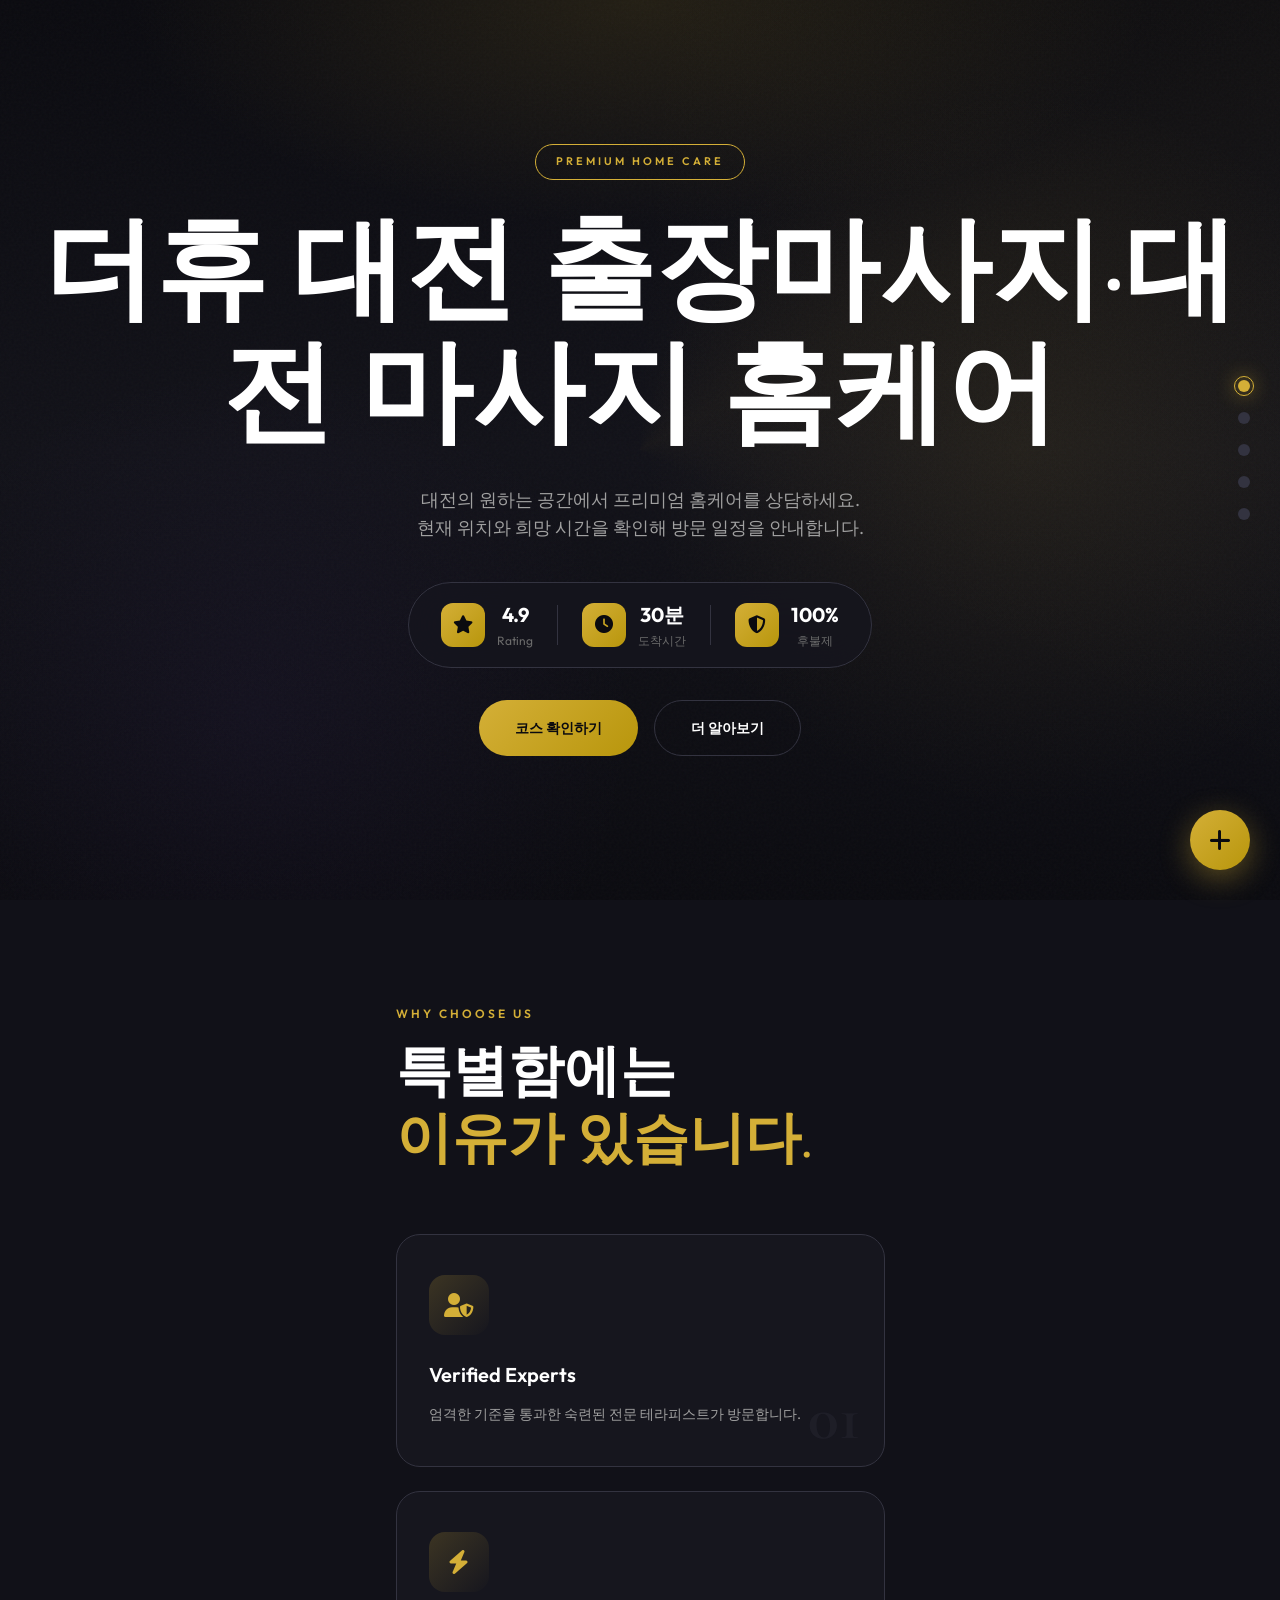
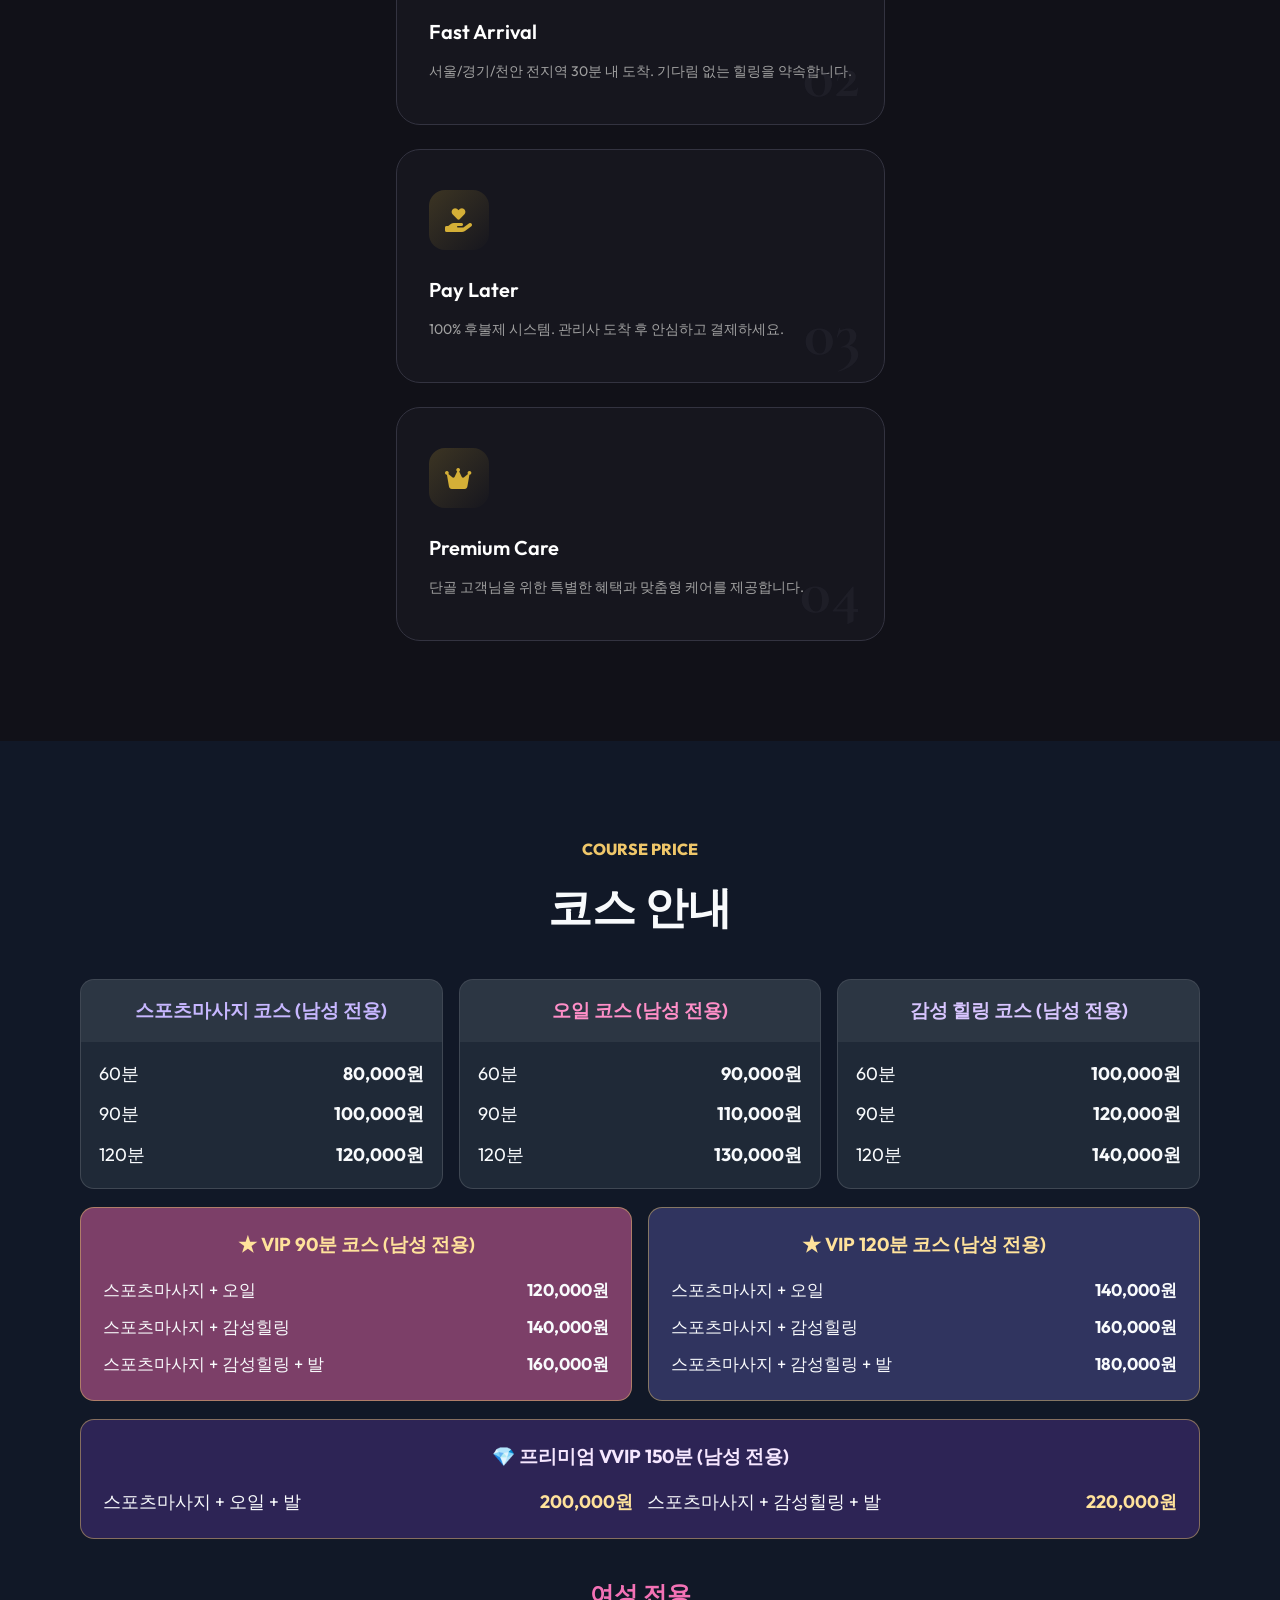
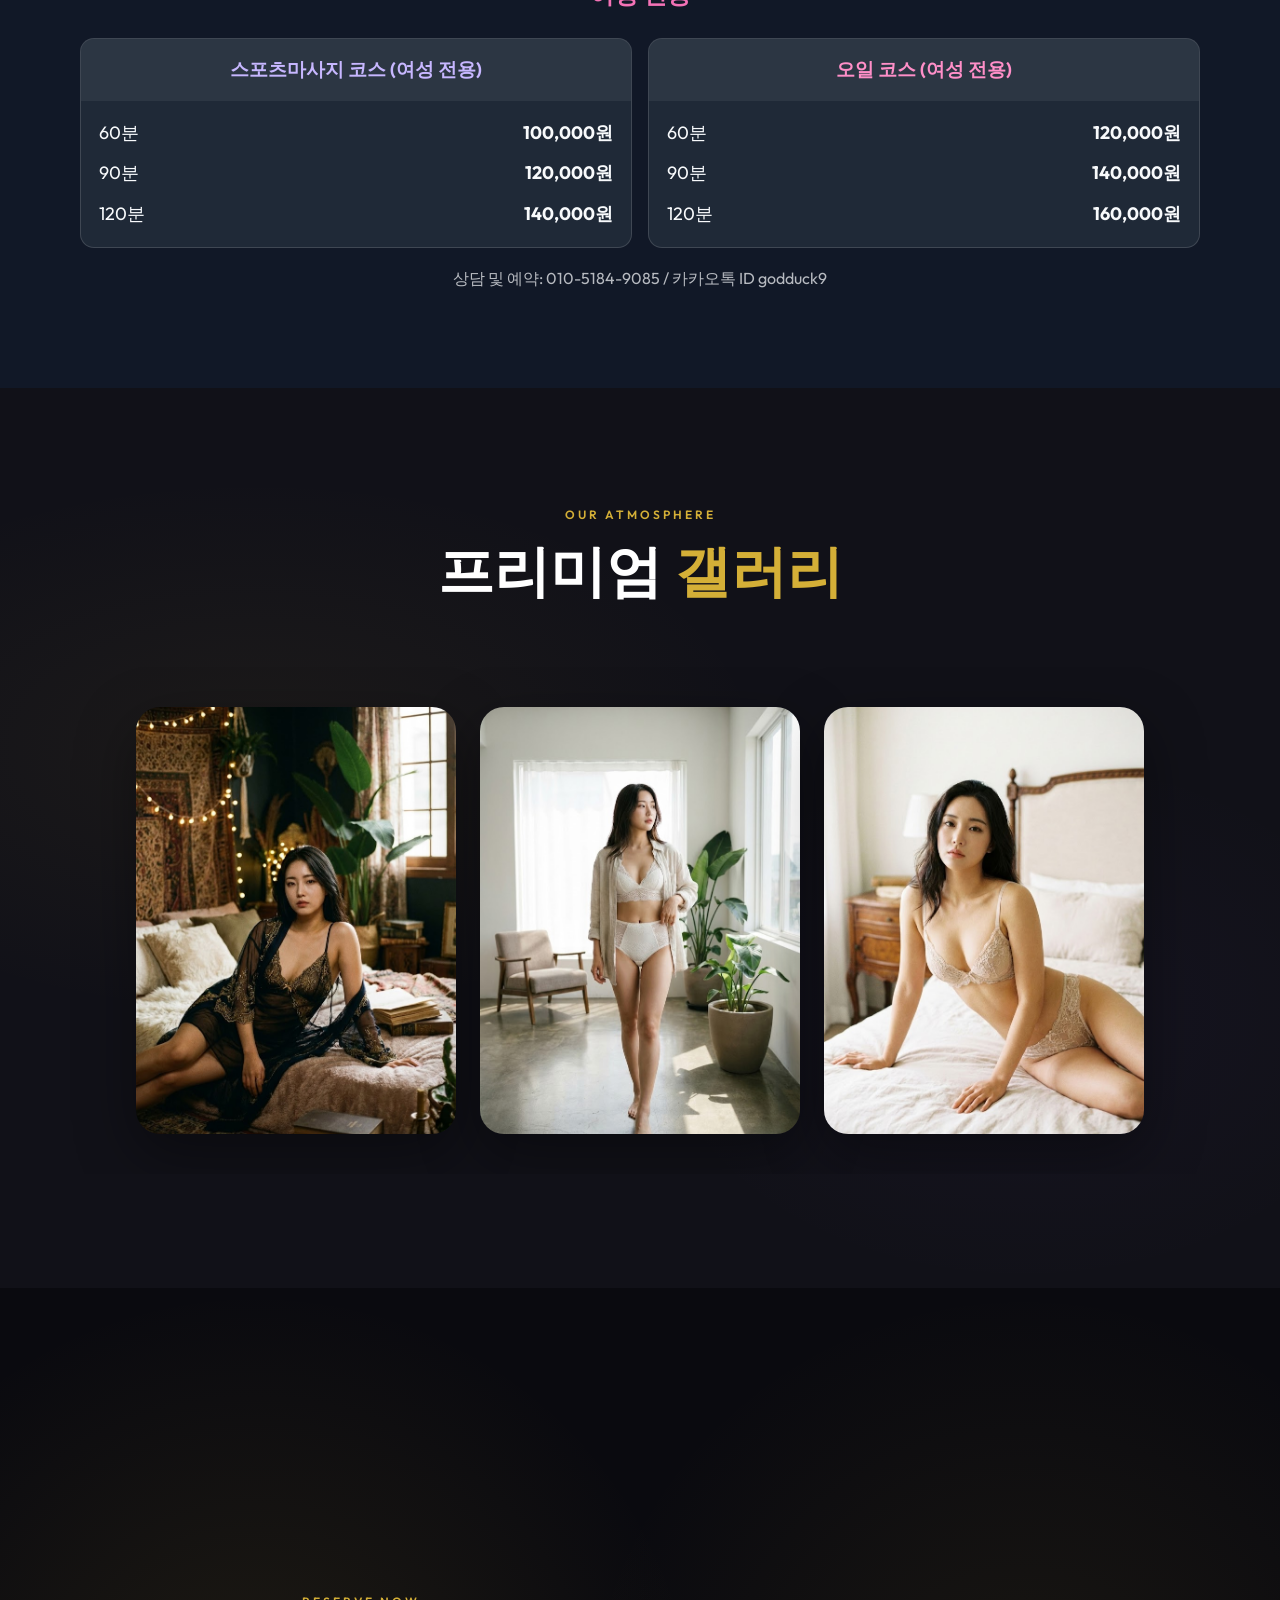
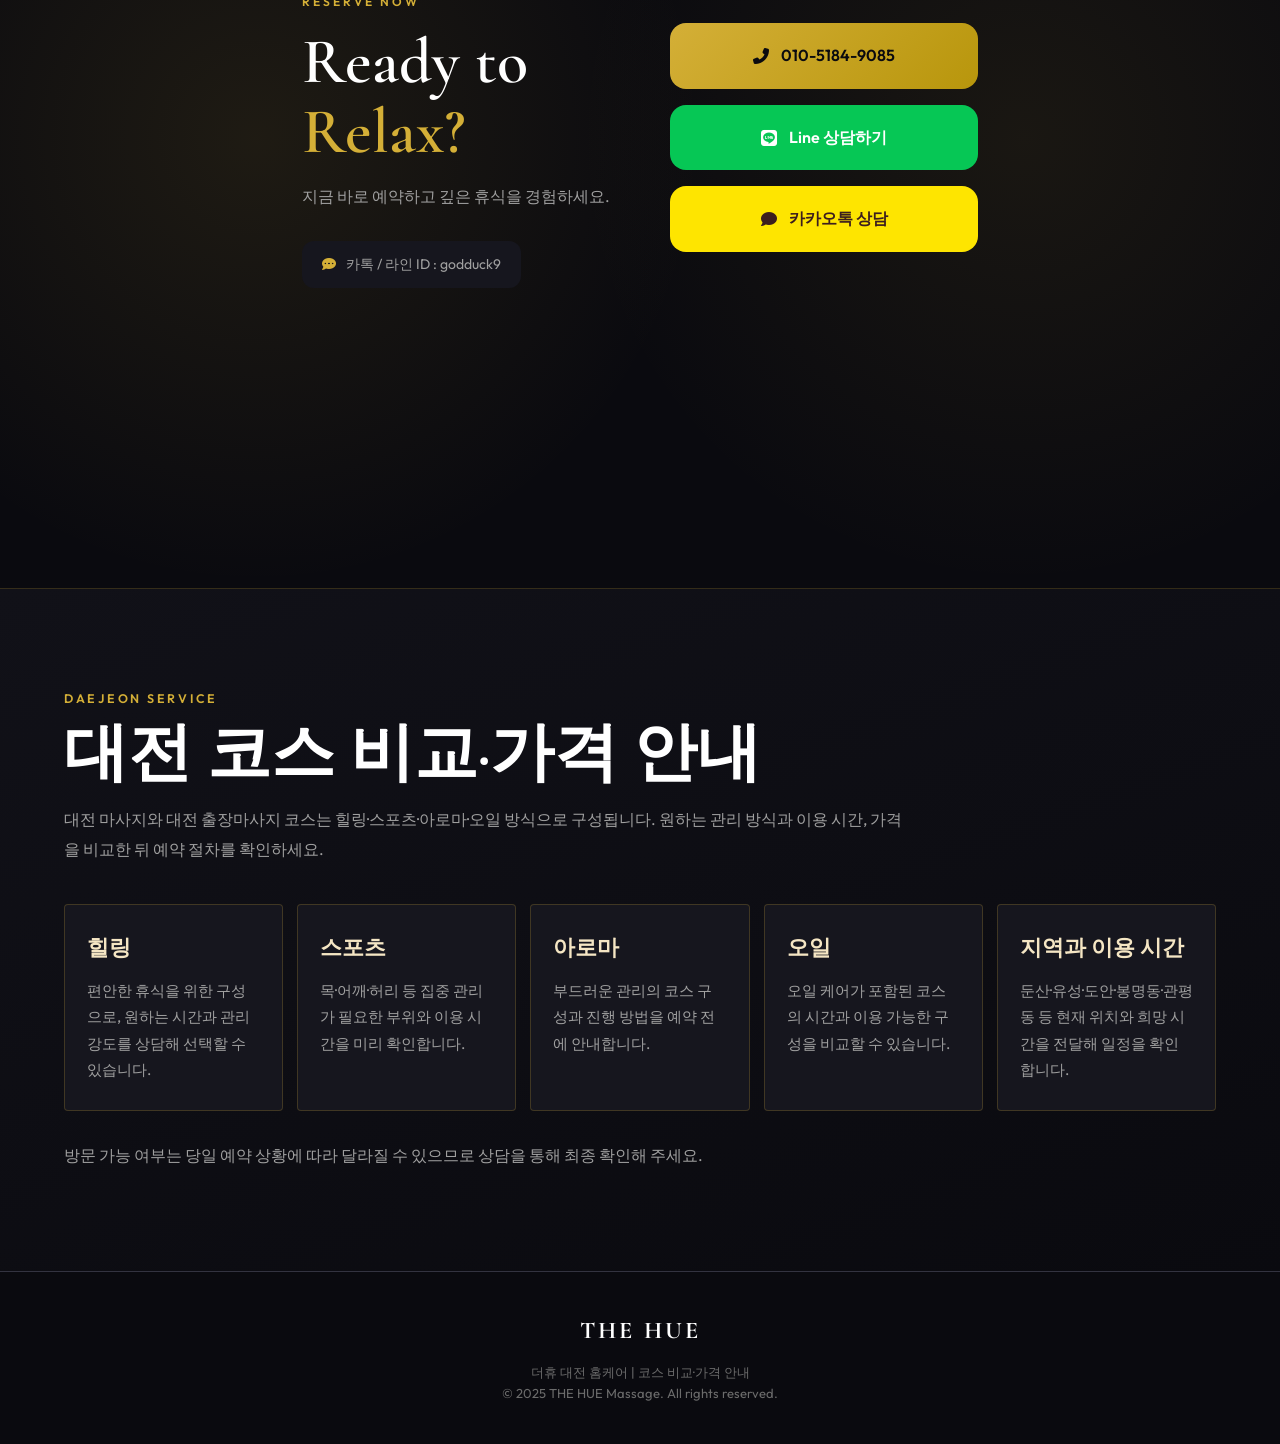
<file: index.html>
<!DOCTYPE html>
<html lang="ko">

<head>
    <meta charset="UTF-8">
    <meta name="viewport" content="width=device-width, initial-scale=1.0">
    <meta name="robots" content="index,follow,max-image-preview:large,max-snippet:-1,max-video-preview:-1">
    <title>대전 출장마사지 | 더휴 대전 마사지·홈케어</title>
    <meta name="description" content="대전 출장마사지 더휴에서 대전 마사지·스포츠마사지 코스와 둔산·유성·도안·봉명동 방문 일정, 가격 및 이용 시간을 확인하세요.">
    <link rel="canonical" href="https://whajsjs2-boop.github.io/thehue4/">

    <!-- Google Fonts -->
    <link rel="preconnect" href="https://fonts.googleapis.com">
    <link rel="preconnect" href="https://fonts.gstatic.com" crossorigin>
    <link
        href="https://fonts.googleapis.com/css2?family=Cormorant+Garamond:ital,wght@0,400;0,600;0,700;1,400&family=Outfit:wght@300;400;500;600;700&display=swap"
        rel="stylesheet">

    <!-- Font Awesome -->
    <link rel="stylesheet" href="https://cdnjs.cloudflare.com/ajax/libs/font-awesome/6.4.0/css/all.min.css">

    <!-- Custom CSS -->
    <link rel="stylesheet" href="style.css">

    <script type="application/ld+json">{"@context":"https://schema.org","@type":"Service","name":"더휴 대전 출장마사지","alternateName":["더휴 대전 마사지","대전 홈케어"],"serviceType":["대전 출장마사지","대전 마사지","스포츠마사지","오일 바디케어"],"areaServed":["대전","둔산","유성","도안","봉명동"],"provider":{"@type":"Organization","name":"더휴","alternateName":"THE HUE"},"url":"https://whajsjs2-boop.github.io/thehue4/","inLanguage":"ko-KR"}</script>
</head>

<body>

    <!-- Side Dot Navigation -->
    <nav class="side-nav">
        <a href="#hero" class="nav-dot active" data-section="hero">
            <span class="dot-label">Home</span>
        </a>
        <a href="#about" class="nav-dot" data-section="about">
            <span class="dot-label">About</span>
        </a>
        <a href="#pricing" class="nav-dot" data-section="pricing">
            <span class="dot-label">Pricing</span>
        </a>
        <a href="#gallery" class="nav-dot" data-section="gallery">
            <span class="dot-label">Gallery</span>
        </a>
        <a href="#contact" class="nav-dot" data-section="contact">
            <span class="dot-label">Contact</span>
        </a>
    </nav>

    <!-- Hero Section -->
    <section id="hero" class="section hero-section">
        <div class="hero-overlay"></div>
        <div class="hero-content">
            <span class="hero-badge">PREMIUM HOME CARE</span>
            <h1 class="hero-title">더휴 대전 출장마사지·대전 마사지 홈케어</h1>
            <p class="hero-desc">
                대전의 원하는 공간에서 프리미엄 홈케어를 상담하세요.<br>
                현재 위치와 희망 시간을 확인해 방문 일정을 안내합니다.
            </p>

            <!-- Stats Bar (inline, centered) -->
            <div class="stats-bar">
                <div class="stat-item">
                    <div class="stat-icon"><i class="fas fa-star"></i></div>
                    <div class="stat-content">
                        <span class="stat-value">4.9</span>
                        <span class="stat-label">Rating</span>
                    </div>
                </div>
                <div class="stat-divider"></div>
                <div class="stat-item">
                    <div class="stat-icon"><i class="fas fa-clock"></i></div>
                    <div class="stat-content">
                        <span class="stat-value">30분</span>
                        <span class="stat-label">도착시간</span>
                    </div>
                </div>
                <div class="stat-divider"></div>
                <div class="stat-item">
                    <div class="stat-icon"><i class="fas fa-shield-halved"></i></div>
                    <div class="stat-content">
                        <span class="stat-value">100%</span>
                        <span class="stat-label">후불제</span>
                    </div>
                </div>
            </div>

            <div class="hero-buttons">
                <a href="#pricing" class="btn btn-primary">코스 확인하기</a>
                <a href="#about" class="btn btn-outline">더 알아보기</a>
            </div>
        </div>
    </section>

    <!-- About Section -->
    <section id="about" class="section about-section">
        <div class="container">
            <div class="section-header">
                <span class="section-label">WHY CHOOSE US</span>
                <h2 class="section-title">특별함에는<br><span class="gold-text">이유가 있습니다.</span></h2>
            </div>

            <div class="features-grid">
                <div class="feature-card">
                    <div class="feature-icon">
                        <i class="fas fa-user-shield"></i>
                    </div>
                    <h3 class="feature-title">Verified Experts</h3>
                    <p class="feature-desc">엄격한 기준을 통과한 숙련된 전문 테라피스트가 방문합니다.</p>
                    <div class="feature-number">01</div>
                </div>

                <div class="feature-card">
                    <div class="feature-icon">
                        <i class="fas fa-bolt"></i>
                    </div>
                    <h3 class="feature-title">Fast Arrival</h3>
                    <p class="feature-desc">서울/경기/천안 전지역 30분 내 도착. 기다림 없는 힐링을 약속합니다.</p>
                    <div class="feature-number">02</div>
                </div>

                <div class="feature-card">
                    <div class="feature-icon">
                        <i class="fas fa-hand-holding-heart"></i>
                    </div>
                    <h3 class="feature-title">Pay Later</h3>
                    <p class="feature-desc">100% 후불제 시스템. 관리사 도착 후 안심하고 결제하세요.</p>
                    <div class="feature-number">03</div>
                </div>

                <div class="feature-card">
                    <div class="feature-icon">
                        <i class="fas fa-crown"></i>
                    </div>
                    <h3 class="feature-title">Premium Care</h3>
                    <p class="feature-desc">단골 고객님을 위한 특별한 혜택과 맞춤형 케어를 제공합니다.</p>
                    <div class="feature-number">04</div>
                </div>
            </div>
        </div>
    </section>
    <!-- Pricing Section -->
    <section id="pricing" style="padding: 96px 20px; background: #111827; color: #f8fafc;">
        <div style="max-width: 1120px; margin: 0 auto;">
            <div style="text-align: center; margin-bottom: 36px;">
                <p style="margin: 0 0 10px; color: #f0c76a; font-weight: 800; letter-spacing: 0;">COURSE PRICE</p>
                <h2 style="margin: 0; font-size: clamp(30px, 4vw, 44px); font-weight: 800;">코스 안내</h2>
            </div>

            <div style="display: grid; grid-template-columns: repeat(auto-fit, minmax(240px, 1fr)); gap: 16px; margin-bottom: 18px;">
                <article style="border: 1px solid rgba(255,255,255,.14); border-radius: 14px; overflow: hidden; background: #1f2937;">
                    <h3 style="margin: 0; padding: 16px; text-align: center; color: #c7b7ff; background: rgba(255,255,255,.06);">스포츠마사지 코스 (남성 전용)</h3>
                    <div style="padding: 18px; display: grid; gap: 12px; font-size: 18px;">
                        <div style="display: flex; justify-content: space-between;"><span>60분</span><strong>80,000원</strong></div>
                        <div style="display: flex; justify-content: space-between;"><span>90분</span><strong>100,000원</strong></div>
                        <div style="display: flex; justify-content: space-between;"><span>120분</span><strong>120,000원</strong></div>
                    </div>
                </article>
                <article style="border: 1px solid rgba(255,255,255,.14); border-radius: 14px; overflow: hidden; background: #1f2937;">
                    <h3 style="margin: 0; padding: 16px; text-align: center; color: #ff8fc8; background: rgba(255,255,255,.06);">오일 코스 (남성 전용)</h3>
                    <div style="padding: 18px; display: grid; gap: 12px; font-size: 18px;">
                        <div style="display: flex; justify-content: space-between;"><span>60분</span><strong>90,000원</strong></div>
                        <div style="display: flex; justify-content: space-between;"><span>90분</span><strong>110,000원</strong></div>
                        <div style="display: flex; justify-content: space-between;"><span>120분</span><strong>130,000원</strong></div>
                    </div>
                </article>
                <article style="border: 1px solid rgba(255,255,255,.14); border-radius: 14px; overflow: hidden; background: #1f2937;">
                    <h3 style="margin: 0; padding: 16px; text-align: center; color: #d8c5ff; background: rgba(255,255,255,.06);">감성 힐링 코스 (남성 전용)</h3>
                    <div style="padding: 18px; display: grid; gap: 12px; font-size: 18px;">
                        <div style="display: flex; justify-content: space-between;"><span>60분</span><strong>100,000원</strong></div>
                        <div style="display: flex; justify-content: space-between;"><span>90분</span><strong>120,000원</strong></div>
                        <div style="display: flex; justify-content: space-between;"><span>120분</span><strong>140,000원</strong></div>
                    </div>
                </article>
            </div>

            <div style="display: grid; grid-template-columns: repeat(auto-fit, minmax(280px, 1fr)); gap: 16px; margin-bottom: 18px;">
                <article style="border: 1px solid rgba(240,199,106,.45); border-radius: 14px; background: #7c3f68; padding: 22px;">
                    <h3 style="margin: 0 0 16px; color: #ffe29b; text-align: center;">★ VIP 90분 코스 (남성 전용)</h3>
                    <div style="display: grid; gap: 10px; font-size: 17px;">
                        <div style="display: flex; justify-content: space-between;"><span>스포츠마사지 + 오일</span><strong>120,000원</strong></div>
                        <div style="display: flex; justify-content: space-between;"><span>스포츠마사지 + 감성힐링</span><strong>140,000원</strong></div>
                        <div style="display: flex; justify-content: space-between;"><span>스포츠마사지 + 감성힐링 + 발</span><strong>160,000원</strong></div>
                    </div>
                </article>
                <article style="border: 1px solid rgba(240,199,106,.45); border-radius: 14px; background: #30345f; padding: 22px;">
                    <h3 style="margin: 0 0 16px; color: #ffe29b; text-align: center;">★ VIP 120분 코스 (남성 전용)</h3>
                    <div style="display: grid; gap: 10px; font-size: 17px;">
                        <div style="display: flex; justify-content: space-between;"><span>스포츠마사지 + 오일</span><strong>140,000원</strong></div>
                        <div style="display: flex; justify-content: space-between;"><span>스포츠마사지 + 감성힐링</span><strong>160,000원</strong></div>
                        <div style="display: flex; justify-content: space-between;"><span>스포츠마사지 + 감성힐링 + 발</span><strong>180,000원</strong></div>
                    </div>
                </article>
            </div>

            <article style="border: 1px solid rgba(240,199,106,.45); border-radius: 14px; background: #2d2455; padding: 22px; margin-bottom: 18px;">
                <h3 style="margin: 0 0 16px; color: #f6e7ff; text-align: center;">💎 프리미엄 VVIP 150분 (남성 전용)</h3>
                <div style="display: grid; grid-template-columns: repeat(auto-fit, minmax(240px, 1fr)); gap: 14px; font-size: 18px;">
                    <div style="display: flex; justify-content: space-between;"><span>스포츠마사지 + 오일 + 발</span><strong style="color: #ffe29b;">200,000원</strong></div>
                    <div style="display: flex; justify-content: space-between;"><span>스포츠마사지 + 감성힐링 + 발</span><strong style="color: #ffe29b;">220,000원</strong></div>
                </div>
            </article>

            <div style="text-align: center; margin-bottom: 24px; margin-top: 36px;">
                <h3 style="margin: 0; font-size: 24px; font-weight: 700; color: #f472b6;">여성 전용</h3>
            </div>

            <div style="display: grid; grid-template-columns: repeat(auto-fit, minmax(240px, 1fr)); gap: 16px; margin-bottom: 18px;">
                <article style="border: 1px solid rgba(255,255,255,.14); border-radius: 14px; overflow: hidden; background: #1f2937;">
                    <h3 style="margin: 0; padding: 16px; text-align: center; color: #c7b7ff; background: rgba(255,255,255,.06);">스포츠마사지 코스 (여성 전용)</h3>
                    <div style="padding: 18px; display: grid; gap: 12px; font-size: 18px;">
                        <div style="display: flex; justify-content: space-between;"><span>60분</span><strong>100,000원</strong></div>
                        <div style="display: flex; justify-content: space-between;"><span>90분</span><strong>120,000원</strong></div>
                        <div style="display: flex; justify-content: space-between;"><span>120분</span><strong>140,000원</strong></div>
                    </div>
                </article>
                <article style="border: 1px solid rgba(255,255,255,.14); border-radius: 14px; overflow: hidden; background: #1f2937;">
                    <h3 style="margin: 0; padding: 16px; text-align: center; color: #ff8fc8; background: rgba(255,255,255,.06);">오일 코스 (여성 전용)</h3>
                    <div style="padding: 18px; display: grid; gap: 12px; font-size: 18px;">
                        <div style="display: flex; justify-content: space-between;"><span>60분</span><strong>120,000원</strong></div>
                        <div style="display: flex; justify-content: space-between;"><span>90분</span><strong>140,000원</strong></div>
                        <div style="display: flex; justify-content: space-between;"><span>120분</span><strong>160,000원</strong></div>
                    </div>
                </article>
            </div>

            <p style="margin: 18px 0 0; text-align: center; color: rgba(248,250,252,.72);">상담 및 예약: 010-5184-9085 / 카카오톡 ID godduck9</p>
        </div>
    </section>

    <!-- Gallery Section -->
    <section id="gallery" class="section gallery-section">
        <div class="section-header center" style="padding: 0 24px;">
            <span class="section-label">OUR ATMOSPHERE</span>
            <h2 class="section-title">프리미엄 <span class="gold-text">갤러리</span></h2>
        </div>

        <div class="gallery-scroll">
            <div class="gallery-item">
                <img src="img/1.jpg" alt="Professional Care">
                <div class="gallery-overlay">
                    <span class="gallery-tag">Premium Care</span>
                    <h3 class="gallery-title">Professional</h3>
                </div>
            </div>
            <div class="gallery-item">
                <img src="img/2.jpg" alt="Relaxation">
                <div class="gallery-overlay">
                    <span class="gallery-tag">Healing Time</span>
                    <h3 class="gallery-title">Relaxation</h3>
                </div>
            </div>
            <div class="gallery-item">
                <img src="img/3.jpg" alt="Satisfaction">
                <div class="gallery-overlay">
                    <span class="gallery-tag">Best Service</span>
                    <h3 class="gallery-title">Satisfaction</h3>
                </div>
            </div>
        </div>
    </section>

    <!-- Contact Section -->
    <section id="contact" class="section contact-section">
        <div class="contact-bg-pattern"></div>
        <div class="container">
            <div class="contact-wrapper">
                <div class="contact-content">
                    <span class="section-label">RESERVE NOW</span>
                    <h2 class="contact-title">Ready to<br><span class="gold-text">Relax?</span></h2>
                    <p class="contact-desc">지금 바로 예약하고 깊은 휴식을 경험하세요.</p>

                    <div class="contact-info">
                        <p class="contact-id"><i class="fas fa-comment-dots"></i> 카톡 / 라인 ID : godduck9</p>
                    </div>
                </div>

                <div class="contact-buttons">
                    <a href="tel:010-5184-9085" class="contact-btn phone">
                        <i class="fas fa-phone-alt"></i>
                        <span>010-5184-9085</span>
                    </a>
                    <a href="https://line.me/ti/p/gUgf7LP2hw" target="_blank" class="contact-btn line">
                        <i class="fab fa-line"></i>
                        <span>Line 상담하기</span>
                    </a>
                    <a href="http://qr.kakao.com/talk/CpJlwh7fsAUiuZpEtHqcjV7cPss-" target="_blank"
                        class="contact-btn kakao">
                        <i class="fas fa-comment"></i>
                        <span>카카오톡 상담</span>
                    </a>
                </div>
            </div>
        </div>
    </section>

    <section class="seo-region-section" aria-labelledby="region-guide-title">
        <div class="container seo-region-inner">
            <p class="seo-region-eyebrow">DAEJEON SERVICE</p>
            <h2 id="region-guide-title">대전 코스 비교·가격 안내</h2>
            <p class="seo-region-lead">대전 마사지와 대전 출장마사지 코스는 힐링·스포츠·아로마·오일 방식으로 구성됩니다. 원하는 관리 방식과 이용 시간, 가격을 비교한 뒤 예약 절차를 확인하세요.</p>
            <div class="seo-region-grid">
                <article><h3>힐링</h3><p>편안한 휴식을 위한 구성으로, 원하는 시간과 관리 강도를 상담해 선택할 수 있습니다.</p></article>
                <article><h3>스포츠</h3><p>목·어깨·허리 등 집중 관리가 필요한 부위와 이용 시간을 미리 확인합니다.</p></article>
                <article><h3>아로마</h3><p>부드러운 관리의 코스 구성과 진행 방법을 예약 전에 안내합니다.</p></article>
                <article><h3>오일</h3><p>오일 케어가 포함된 코스의 시간과 이용 가능한 구성을 비교할 수 있습니다.</p></article>
                <article><h3>지역과 이용 시간</h3><p>둔산·유성·도안·봉명동·관평동 등 현재 위치와 희망 시간을 전달해 일정을 확인합니다.</p></article>
            </div>
            <p class="seo-region-note">방문 가능 여부는 당일 예약 상황에 따라 달라질 수 있으므로 상담을 통해 최종 확인해 주세요.</p>
        </div>
    </section>

    <!-- Footer -->
    <footer class="footer">
        <div class="container">
            <div class="footer-logo">THE HUE</div>
            <p class="footer-copy">더휴 대전 홈케어 | 코스 비교·가격 안내</p>
            <p class="footer-copy">&copy; 2025 THE HUE Massage. All rights reserved.</p>
        </div>
    </footer>

    <!-- Floating Action Button -->
    <div class="fab-container">
        <button class="fab-main" id="fab-toggle">
            <i class="fas fa-plus"></i>
        </button>
        <div class="fab-menu" id="fab-menu">
            <a href="tel:010-5184-9085" class="fab-item">
                <span class="fab-label">전화걸기</span>
                <div class="fab-icon phone"><i class="fas fa-phone"></i></div>
            </a>
            <a href="https://line.me/ti/p/gUgf7LP2hw" target="_blank" class="fab-item">
                <span class="fab-label">라인상담</span>
                <div class="fab-icon line"><i class="fab fa-line"></i></div>
            </a>
            <a href="http://qr.kakao.com/talk/CpJlwh7fsAUiuZpEtHqcjV7cPss-" target="_blank" class="fab-item">
                <span class="fab-label">카톡문의</span>
                <div class="fab-icon kakao"><i class="fas fa-comment"></i></div>
            </a>
        </div>
    </div>

    <script src="script.js"></script>
</body>

</html>
</file>
<file: style.css>
/* =====================
   CSS Variables
===================== */
:root {
    /* Colors */
    --bg-primary: #0a0a0f;
    --bg-secondary: #111118;
    --bg-card: #16161e;
    --gold-primary: #d4af37;
    --gold-light: #f5e6c4;
    --gold-dark: #b8960c;
    --white: #ffffff;
    --gray-100: #f5f5f5;
    --gray-300: #a0a0a0;
    --gray-500: #6b6b6b;
    --gray-700: #333340;

    /* Typography */
    --font-display: 'Cormorant Garamond', serif;
    --font-body: 'Outfit', sans-serif;

    /* Spacing */
    --section-padding: 100px;

    /* Transitions */
    --transition-fast: 0.2s ease;
    --transition-normal: 0.3s ease;
    --transition-slow: 0.5s ease;
}

/* =====================
   Reset & Base
===================== */
*,
*::before,
*::after {
    margin: 0;
    padding: 0;
    box-sizing: border-box;
}

html {
    scroll-behavior: smooth;
}

body {
    font-family: var(--font-body);
    background-color: var(--bg-primary);
    color: var(--white);
    line-height: 1.6;
    overflow-x: hidden;
}

::selection {
    background-color: var(--gold-primary);
    color: var(--bg-primary);
}

a {
    text-decoration: none;
    color: inherit;
}

img {
    max-width: 100%;
    height: auto;
    display: block;
}

/* =====================
   Utilities
===================== */
.container {
    max-width: 1200px;
    margin: 0 auto;
    padding: 0 24px;
}

.gold-text {
    color: var(--gold-primary);
}

.section {
    min-height: 100vh;
    display: flex;
    flex-direction: column;
    justify-content: center;
    padding: var(--section-padding) 0;
    position: relative;
}

/* =====================
   Section Header
===================== */
.section-header {
    margin-bottom: 60px;
}

.section-header.center {
    text-align: center;
}

.section-label {
    display: inline-block;
    font-size: 12px;
    font-weight: 600;
    letter-spacing: 3px;
    color: var(--gold-primary);
    margin-bottom: 16px;
    text-transform: uppercase;
}

.section-title {
    font-family: var(--font-display);
    font-size: clamp(2rem, 5vw, 3.5rem);
    font-weight: 600;
    line-height: 1.2;
}

/* =====================
   Side Navigation
===================== */
.side-nav {
    position: fixed;
    right: 30px;
    top: 50%;
    transform: translateY(-50%);
    z-index: 100;
    display: flex;
    flex-direction: column;
    gap: 20px;
}

.nav-dot {
    position: relative;
    width: 12px;
    height: 12px;
    border-radius: 50%;
    background-color: var(--gray-700);
    transition: var(--transition-normal);
    cursor: pointer;
}

.nav-dot::before {
    content: '';
    position: absolute;
    inset: -4px;
    border-radius: 50%;
    border: 1px solid transparent;
    transition: var(--transition-normal);
}

.nav-dot:hover,
.nav-dot.active {
    background-color: var(--gold-primary);
    box-shadow: 0 0 20px var(--gold-primary);
}

.nav-dot:hover::before,
.nav-dot.active::before {
    border-color: var(--gold-primary);
}

.dot-label {
    position: absolute;
    right: 30px;
    top: 50%;
    transform: translateY(-50%);
    font-size: 12px;
    font-weight: 500;
    color: var(--gray-300);
    white-space: nowrap;
    opacity: 0;
    visibility: hidden;
    transition: var(--transition-normal);
}

.nav-dot:hover .dot-label {
    opacity: 1;
    visibility: visible;
    right: 24px;
}

/* =====================
   Hero Section
===================== */
.hero-section {
    position: relative;
    background:
        radial-gradient(ellipse 80% 50% at 50% 0%, rgba(212, 175, 55, 0.12) 0%, transparent 50%),
        radial-gradient(ellipse 60% 80% at 80% 50%, rgba(212, 175, 55, 0.08) 0%, transparent 50%),
        radial-gradient(ellipse 60% 80% at 20% 80%, rgba(139, 92, 246, 0.05) 0%, transparent 50%),
        linear-gradient(180deg, var(--bg-primary) 0%, var(--bg-secondary) 50%, var(--bg-primary) 100%);
    overflow: hidden;
}

.hero-overlay {
    position: absolute;
    inset: 0;
    background:
        url("data:image/svg+xml,%3Csvg viewBox='0 0 400 400' xmlns='http://www.w3.org/2000/svg'%3E%3Cfilter id='noiseFilter'%3E%3CfeTurbulence type='fractalNoise' baseFrequency='0.9' numOctaves='3' stitchTiles='stitch'/%3E%3C/filter%3E%3Crect width='100%25' height='100%25' filter='url(%23noiseFilter)'/%3E%3C/svg%3E");
    opacity: 0.03;
    pointer-events: none;
}

.hero-section::before {
    content: '';
    position: absolute;
    top: -50%;
    left: -50%;
    width: 200%;
    height: 200%;
    background: conic-gradient(from 0deg at 50% 50%, transparent 0deg, rgba(212, 175, 55, 0.03) 60deg, transparent 120deg);
    animation: rotateGlow 30s linear infinite;
}

@keyframes rotateGlow {
    from {
        transform: rotate(0deg);
    }

    to {
        transform: rotate(360deg);
    }
}

.hero-content {
    position: relative;
    z-index: 2;
    text-align: center;
    padding: 0 24px;
}

.hero-badge {
    display: inline-block;
    padding: 8px 20px;
    border: 1px solid var(--gold-primary);
    border-radius: 30px;
    font-size: 11px;
    font-weight: 600;
    letter-spacing: 3px;
    color: var(--gold-primary);
    margin-bottom: 30px;
    animation: fadeInDown 0.8s ease-out;
}

.hero-title {
    font-family: var(--font-display);
    font-size: clamp(3rem, 10vw, 7rem);
    font-weight: 600;
    line-height: 1.1;
    margin-bottom: 30px;
}

.title-line {
    display: block;
    animation: fadeInUp 0.8s ease-out backwards;
}

.title-line:nth-child(1) {
    animation-delay: 0.2s;
}

.title-line:nth-child(2) {
    animation-delay: 0.4s;
    font-style: italic;
}

.title-line:nth-child(3) {
    animation-delay: 0.6s;
}

.hero-desc {
    font-size: 1.1rem;
    color: var(--gray-300);
    max-width: 500px;
    margin: 0 auto 40px;
    animation: fadeInUp 0.8s ease-out 0.8s backwards;
}

.hero-buttons {
    display: flex;
    gap: 16px;
    justify-content: center;
    flex-wrap: wrap;
    animation: fadeInUp 0.8s ease-out 1s backwards;
}

/* Buttons */
.btn {
    display: inline-flex;
    align-items: center;
    justify-content: center;
    padding: 16px 36px;
    border-radius: 50px;
    font-size: 14px;
    font-weight: 600;
    transition: var(--transition-normal);
    cursor: pointer;
}

.btn-primary {
    background: linear-gradient(135deg, var(--gold-primary) 0%, var(--gold-dark) 100%);
    color: var(--bg-primary);
}

.btn-primary:hover {
    transform: translateY(-3px);
    box-shadow: 0 10px 40px rgba(212, 175, 55, 0.4);
}

.btn-outline {
    background: transparent;
    border: 1px solid var(--gray-700);
    color: var(--white);
}

.btn-outline:hover {
    border-color: var(--gold-primary);
    color: var(--gold-primary);
}

/* Scroll Indicator */
.scroll-indicator {
    display: none;
    /* Hidden to prevent overlap with floating stats */
}

.mouse {
    width: 24px;
    height: 38px;
    border: 2px solid var(--gray-500);
    border-radius: 12px;
    display: flex;
    justify-content: center;
    padding-top: 6px;
}

.wheel {
    width: 4px;
    height: 8px;
    background-color: var(--gold-primary);
    border-radius: 2px;
    animation: scroll 1.5s infinite;
}

@keyframes scroll {

    0%,
    100% {
        transform: translateY(0);
        opacity: 1;
    }

    50% {
        transform: translateY(8px);
        opacity: 0.3;
    }
}

/* Stats Bar (inline, in document flow) */
.stats-bar {

    display: inline-flex;
    align-items: center;
    gap: 24px;
    background: rgba(22, 22, 30, 0.85);
    backdrop-filter: blur(20px);
    padding: 16px 32px;
    border-radius: 60px;
    border: 1px solid var(--gray-700);
    margin-bottom: 32px;
    animation: fadeInUp 0.8s ease-out 0.9s backwards;
}

.stat-item {
    display: flex;
    align-items: center;
    gap: 12px;
}

.stat-icon {
    width: 44px;
    height: 44px;
    display: flex;
    align-items: center;
    justify-content: center;
    background: linear-gradient(135deg, var(--gold-primary) 0%, var(--gold-dark) 100%);
    border-radius: 12px;
    color: var(--bg-primary);
    font-size: 18px;
}

.stat-content {
    display: flex;
    flex-direction: column;
}

.stat-value {
    font-size: 1.25rem;
    font-weight: 700;
}

.stat-label {
    font-size: 12px;
    color: var(--gray-500);
}

.stat-divider {
    width: 1px;
    height: 40px;
    background: var(--gray-700);
}

/* =====================
   About Section
===================== */
.about-section {
    background-color: var(--bg-secondary);
}

.features-grid {
    display: grid;
    grid-template-columns: repeat(auto-fit, minmax(260px, 1fr));
    gap: 24px;
}

.feature-card {
    position: relative;
    padding: 40px 32px;
    background: var(--bg-card);
    border-radius: 24px;
    border: 1px solid var(--gray-700);
    overflow: hidden;
    transition: var(--transition-normal);
}

.feature-card::before {
    content: '';
    position: absolute;
    inset: 0;
    border-radius: 24px;
    padding: 1px;
    background: linear-gradient(135deg, var(--gold-primary), transparent 50%);
    -webkit-mask: linear-gradient(#fff 0 0) content-box, linear-gradient(#fff 0 0);
    mask: linear-gradient(#fff 0 0) content-box, linear-gradient(#fff 0 0);
    -webkit-mask-composite: xor;
    mask-composite: exclude;
    opacity: 0;
    transition: var(--transition-normal);
}

.feature-card:hover {
    transform: translateY(-8px);
    border-color: transparent;
}

.feature-card:hover::before {
    opacity: 1;
}

.feature-icon {
    width: 60px;
    height: 60px;
    display: flex;
    align-items: center;
    justify-content: center;
    background: linear-gradient(135deg, rgba(212, 175, 55, 0.2) 0%, transparent 100%);
    border-radius: 16px;
    color: var(--gold-primary);
    font-size: 24px;
    margin-bottom: 24px;
}

.feature-title {
    font-size: 1.25rem;
    font-weight: 600;
    margin-bottom: 12px;
}

.feature-desc {
    font-size: 14px;
    color: var(--gray-300);
    line-height: 1.7;
}

.feature-number {
    position: absolute;
    bottom: 16px;
    right: 24px;
    font-family: var(--font-display);
    font-size: 4rem;
    font-weight: 700;
    color: var(--gray-700);
    line-height: 1;
    opacity: 0.3;
}

/* =====================
   Pricing Section
===================== */
.pricing-section {
    background-color: var(--bg-primary);
}

.tabs-container {
    display: flex;
    justify-content: center;
    gap: 8px;
    margin-bottom: 48px;
    padding: 8px;
    background: var(--bg-card);
    border-radius: 50px;
    max-width: fit-content;
    margin-left: auto;
    margin-right: auto;
}

.tab-btn {
    padding: 12px 28px;
    border: none;
    background: transparent;
    color: var(--gray-300);
    font-family: var(--font-body);
    font-size: 14px;
    font-weight: 500;
    border-radius: 50px;
    cursor: pointer;
    transition: var(--transition-normal);
}

.tab-btn:hover {
    color: var(--white);
}

.tab-btn.active {
    background: linear-gradient(135deg, var(--gold-primary) 0%, var(--gold-dark) 100%);
    color: var(--bg-primary);
}

.courses-wrapper {
    max-width: 700px;
    margin: 0 auto;
}

.course-list {
    display: none;
    flex-direction: column;
    gap: 16px;
    animation: fadeIn 0.4s ease-out;
}

.course-list.active {
    display: flex;
}

.course-item {
    position: relative;
    display: flex;
    align-items: center;
    justify-content: space-between;
    padding: 24px 32px;
    background: var(--bg-card);
    border-radius: 16px;
    border: 1px solid var(--gray-700);
    transition: var(--transition-normal);
    cursor: pointer;
}

.course-item:hover {
    border-color: var(--gold-primary);
    transform: translateX(8px);
}

.course-item.featured {
    background: linear-gradient(135deg, rgba(212, 175, 55, 0.1) 0%, var(--bg-card) 100%);
    border-color: var(--gold-primary);
}

.course-badge {
    position: absolute;
    top: -8px;
    right: 24px;
    padding: 4px 12px;
    background: var(--gold-primary);
    color: var(--bg-primary);
    font-size: 10px;
    font-weight: 700;
    letter-spacing: 1px;
    border-radius: 4px;
}

.course-info {
    display: flex;
    flex-direction: column;
    gap: 4px;
}

.course-name {
    font-size: 1.1rem;
    font-weight: 600;
}

.course-duration {
    font-size: 13px;
    color: var(--gray-300);
}

.course-price {
    font-family: var(--font-display);
    font-size: 1.5rem;
    font-weight: 600;
    color: var(--gold-primary);
}

/* =====================
   Gallery Section
===================== */
.gallery-section {
    background:
        radial-gradient(ellipse 80% 60% at 20% 40%, rgba(212, 175, 55, 0.06) 0%, transparent 50%),
        radial-gradient(ellipse 60% 60% at 80% 70%, rgba(139, 92, 246, 0.04) 0%, transparent 50%),
        var(--bg-secondary);
}

/* Horizontal Scroll Gallery */
.gallery-scroll {
    display: flex;
    gap: 24px;
    overflow-x: auto;
    padding: 40px 24px;
    scroll-snap-type: x mandatory;
    scrollbar-width: none;
    -ms-overflow-style: none;
    justify-content: center;
}

.gallery-scroll::-webkit-scrollbar {
    display: none;
}

.gallery-item {
    position: relative;
    flex: 0 0 auto;
    width: 320px;
    aspect-ratio: 3/4;
    border-radius: 24px;
    overflow: hidden;
    cursor: pointer;
    scroll-snap-align: center;
    box-shadow: 0 20px 60px rgba(0, 0, 0, 0.4);
    transition: var(--transition-normal);
}

.gallery-item:hover {
    transform: translateY(-10px) scale(1.02);
    box-shadow: 0 30px 80px rgba(0, 0, 0, 0.5), 0 0 40px rgba(212, 175, 55, 0.1);
}

.gallery-item img {
    width: 100%;
    height: 100%;
    object-fit: cover;
    transition: var(--transition-slow);
}

.gallery-item:hover img {
    transform: scale(1.1);
}

.gallery-overlay {
    position: absolute;
    inset: 0;
    background: linear-gradient(to top, rgba(10, 10, 15, 0.9) 0%, rgba(10, 10, 15, 0.3) 50%, transparent 100%);
    display: flex;
    flex-direction: column;
    justify-content: flex-end;
    padding: 28px;
    opacity: 0;
    transition: var(--transition-normal);
}

.gallery-item:hover .gallery-overlay {
    opacity: 1;
}

.gallery-tag {
    font-size: 12px;
    color: var(--gold-primary);
    font-style: italic;
    margin-bottom: 4px;
}

.gallery-title {
    font-family: var(--font-display);
    font-size: 1.5rem;
    font-weight: 600;
}

/* =====================
   Contact Section
===================== */
.contact-section {
    background-color: var(--bg-primary);
    overflow: hidden;
}

.contact-bg-pattern {
    position: absolute;
    inset: 0;
    background:
        radial-gradient(circle at 20% 50%, rgba(212, 175, 55, 0.1) 0%, transparent 40%),
        radial-gradient(circle at 80% 50%, rgba(212, 175, 55, 0.08) 0%, transparent 40%);
    pointer-events: none;
}

.contact-wrapper {
    display: grid;
    grid-template-columns: 1fr 1fr;
    gap: 60px;
    align-items: center;
}

.contact-title {
    font-family: var(--font-display);
    font-size: clamp(2.5rem, 6vw, 4rem);
    font-weight: 600;
    line-height: 1.1;
    margin-bottom: 16px;
}

.contact-desc {
    font-size: 1rem;
    color: var(--gray-300);
    margin-bottom: 24px;
}

.contact-info {
    margin-top: 32px;
}

.contact-id {
    display: inline-flex;
    align-items: center;
    gap: 10px;
    padding: 12px 20px;
    background: var(--bg-card);
    border-radius: 12px;
    font-size: 14px;
    color: var(--gray-300);
}

.contact-id i {
    color: var(--gold-primary);
}

.contact-buttons {
    display: flex;
    flex-direction: column;
    gap: 16px;
}

.contact-btn {
    display: flex;
    align-items: center;
    justify-content: center;
    gap: 12px;
    padding: 20px 32px;
    border-radius: 16px;
    font-size: 1rem;
    font-weight: 600;
    transition: var(--transition-normal);
}

.contact-btn.phone {
    background: linear-gradient(135deg, var(--gold-primary) 0%, var(--gold-dark) 100%);
    color: var(--bg-primary);
}

.contact-btn.phone:hover {
    transform: translateY(-4px);
    box-shadow: 0 15px 40px rgba(212, 175, 55, 0.4);
}

.contact-btn.line {
    background: #06C755;
    color: var(--white);
}

.contact-btn.line:hover {
    transform: translateY(-4px);
    box-shadow: 0 15px 40px rgba(6, 199, 85, 0.3);
}

.contact-btn.kakao {
    background: #FEE500;
    color: #3C1E1E;
}

.contact-btn.kakao:hover {
    transform: translateY(-4px);
    box-shadow: 0 15px 40px rgba(254, 229, 0, 0.3);
}

/* =====================
   Footer
===================== */
.footer {
    padding: 40px 0;
    text-align: center;
    border-top: 1px solid var(--gray-700);
}

.footer-logo {
    font-family: var(--font-display);
    font-size: 1.5rem;
    font-weight: 700;
    letter-spacing: 3px;
    margin-bottom: 12px;
}

.footer-copy {
    font-size: 13px;
    color: var(--gray-500);
}

/* =====================
   FAB (Floating Action Button)
===================== */
.fab-container {
    position: fixed;
    bottom: 30px;
    right: 30px;
    z-index: 1000;
}

.fab-main {
    width: 60px;
    height: 60px;
    border-radius: 50%;
    background: linear-gradient(135deg, var(--gold-primary) 0%, var(--gold-dark) 100%);
    color: var(--bg-primary);
    border: none;
    font-size: 24px;
    cursor: pointer;
    display: flex;
    align-items: center;
    justify-content: center;
    box-shadow: 0 8px 30px rgba(212, 175, 55, 0.4);
    transition: var(--transition-normal);
}

.fab-main:hover {
    transform: scale(1.1);
}

.fab-main.active {
    transform: rotate(45deg);
}

.fab-menu {
    position: absolute;
    bottom: 70px;
    right: 0;
    display: flex;
    flex-direction: column;
    gap: 12px;
    pointer-events: none;
    opacity: 0;
    transform: translateY(20px);
    transition: var(--transition-normal);
}

.fab-menu.active {
    pointer-events: auto;
    opacity: 1;
    transform: translateY(0);
}

.fab-item {
    display: flex;
    align-items: center;
    gap: 12px;
    justify-content: flex-end;
}

.fab-label {
    padding: 8px 14px;
    background: var(--bg-card);
    border-radius: 8px;
    font-size: 13px;
    font-weight: 500;
    white-space: nowrap;
}

.fab-icon {
    width: 48px;
    height: 48px;
    border-radius: 50%;
    display: flex;
    align-items: center;
    justify-content: center;
    font-size: 18px;
    transition: var(--transition-normal);
}

.fab-icon.phone {
    background: var(--bg-card);
    color: var(--white);
}

.fab-icon.line {
    background: #06C755;
    color: var(--white);
}

.fab-icon.kakao {
    background: #FEE500;
    color: #3C1E1E;
}

.fab-item:hover .fab-icon {
    transform: scale(1.1);
}

/* =====================
   Animations
===================== */
@keyframes fadeIn {
    from {
        opacity: 0;
    }

    to {
        opacity: 1;
    }
}

@keyframes fadeInUp {
    from {
        opacity: 0;
        transform: translateY(30px);
    }

    to {
        opacity: 1;
        transform: translateY(0);
    }
}

@keyframes fadeInDown {
    from {
        opacity: 0;
        transform: translateY(-30px);
    }

    to {
        opacity: 1;
        transform: translateY(0);
    }
}

@keyframes fadeInRight {
    from {
        opacity: 0;
        transform: translateX(30px);
    }

    to {
        opacity: 1;
        transform: translateX(0);
    }
}

/* Animation on scroll */
.animate-on-scroll {
    opacity: 0;
    transform: translateY(40px);
    transition: opacity 0.6s ease-out, transform 0.6s ease-out;
}

.animate-on-scroll.visible {
    opacity: 1;
    transform: translateY(0);
}

/* =====================
   Responsive Design
===================== */
@media (max-width: 1024px) {
    .floating-stats {
        right: 20px;
        left: 20px;
        bottom: 20px;
        justify-content: center;
    }

    .contact-wrapper {
        grid-template-columns: 1fr;
        text-align: center;
        gap: 40px;
    }

    .contact-buttons {
        max-width: 400px;
        margin: 0 auto;
    }
}

@media (max-width: 768px) {
    .side-nav {
        display: none;
    }

    .section {
        padding: 80px 0;
    }

    .floating-stats {
        flex-direction: column;
        gap: 16px;
        padding: 20px;
    }

    .stat-divider {
        width: 60px;
        height: 1px;
    }

    .gallery-grid {
        grid-template-columns: 1fr;
        grid-template-rows: auto;
    }

    .gallery-item.large {
        grid-row: span 1;
    }

    .gallery-item {
        aspect-ratio: 4/3;
    }

    .tabs-container {
        flex-wrap: wrap;
        border-radius: 20px;
    }

    .tab-btn {
        padding: 10px 20px;
        font-size: 13px;
    }

    .course-item {
        flex-direction: column;
        align-items: flex-start;
        gap: 12px;
        padding: 20px 24px;
    }

    .hero-title {
        font-size: clamp(2.5rem, 12vw, 4rem);
    }
}

@media (max-width: 480px) {
    .container {
        padding: 0 16px;
    }

    .feature-card {
        padding: 28px 24px;
    }

    .fab-container {
        bottom: 20px;
        right: 20px;
    }

    .fab-main {
        width: 54px;
        height: 54px;
    }
}
.seo-region-section {
    padding: 100px 0;
    background: linear-gradient(160deg, var(--bg-secondary), var(--bg-primary));
    border-top: 1px solid rgba(212, 175, 55, 0.2);
}

.seo-region-eyebrow {
    margin-bottom: 10px;
    color: var(--gold-primary);
    font-size: 0.78rem;
    font-weight: 600;
    letter-spacing: 0.22em;
}

.seo-region-section h2 {
    margin-bottom: 16px;
    font-family: var(--font-display);
    font-size: clamp(2.5rem, 5vw, 4rem);
    line-height: 1.1;
}

.seo-region-lead,
.seo-region-note {
    max-width: 850px;
    color: var(--gray-300);
    line-height: 1.85;
}

.seo-region-grid {
    display: grid;
    grid-template-columns: repeat(5, minmax(0, 1fr));
    gap: 14px;
    margin: 40px 0 30px;
}

.seo-region-grid article {
    padding: 26px 22px;
    border: 1px solid rgba(212, 175, 55, 0.22);
    border-radius: 4px;
    background: var(--bg-card);
}

.seo-region-grid h3 {
    margin-bottom: 12px;
    color: var(--gold-light);
    font-family: var(--font-display);
    font-size: 1.35rem;
}

.seo-region-grid p {
    color: var(--gray-300);
    font-size: 0.95rem;
    line-height: 1.75;
}

@media (max-width: 960px) {
    .seo-region-grid { grid-template-columns: repeat(2, minmax(0, 1fr)); }
}

@media (max-width: 600px) {
    .seo-region-section { padding: 76px 0; }
    .seo-region-grid { grid-template-columns: 1fr; }
}
</file>
